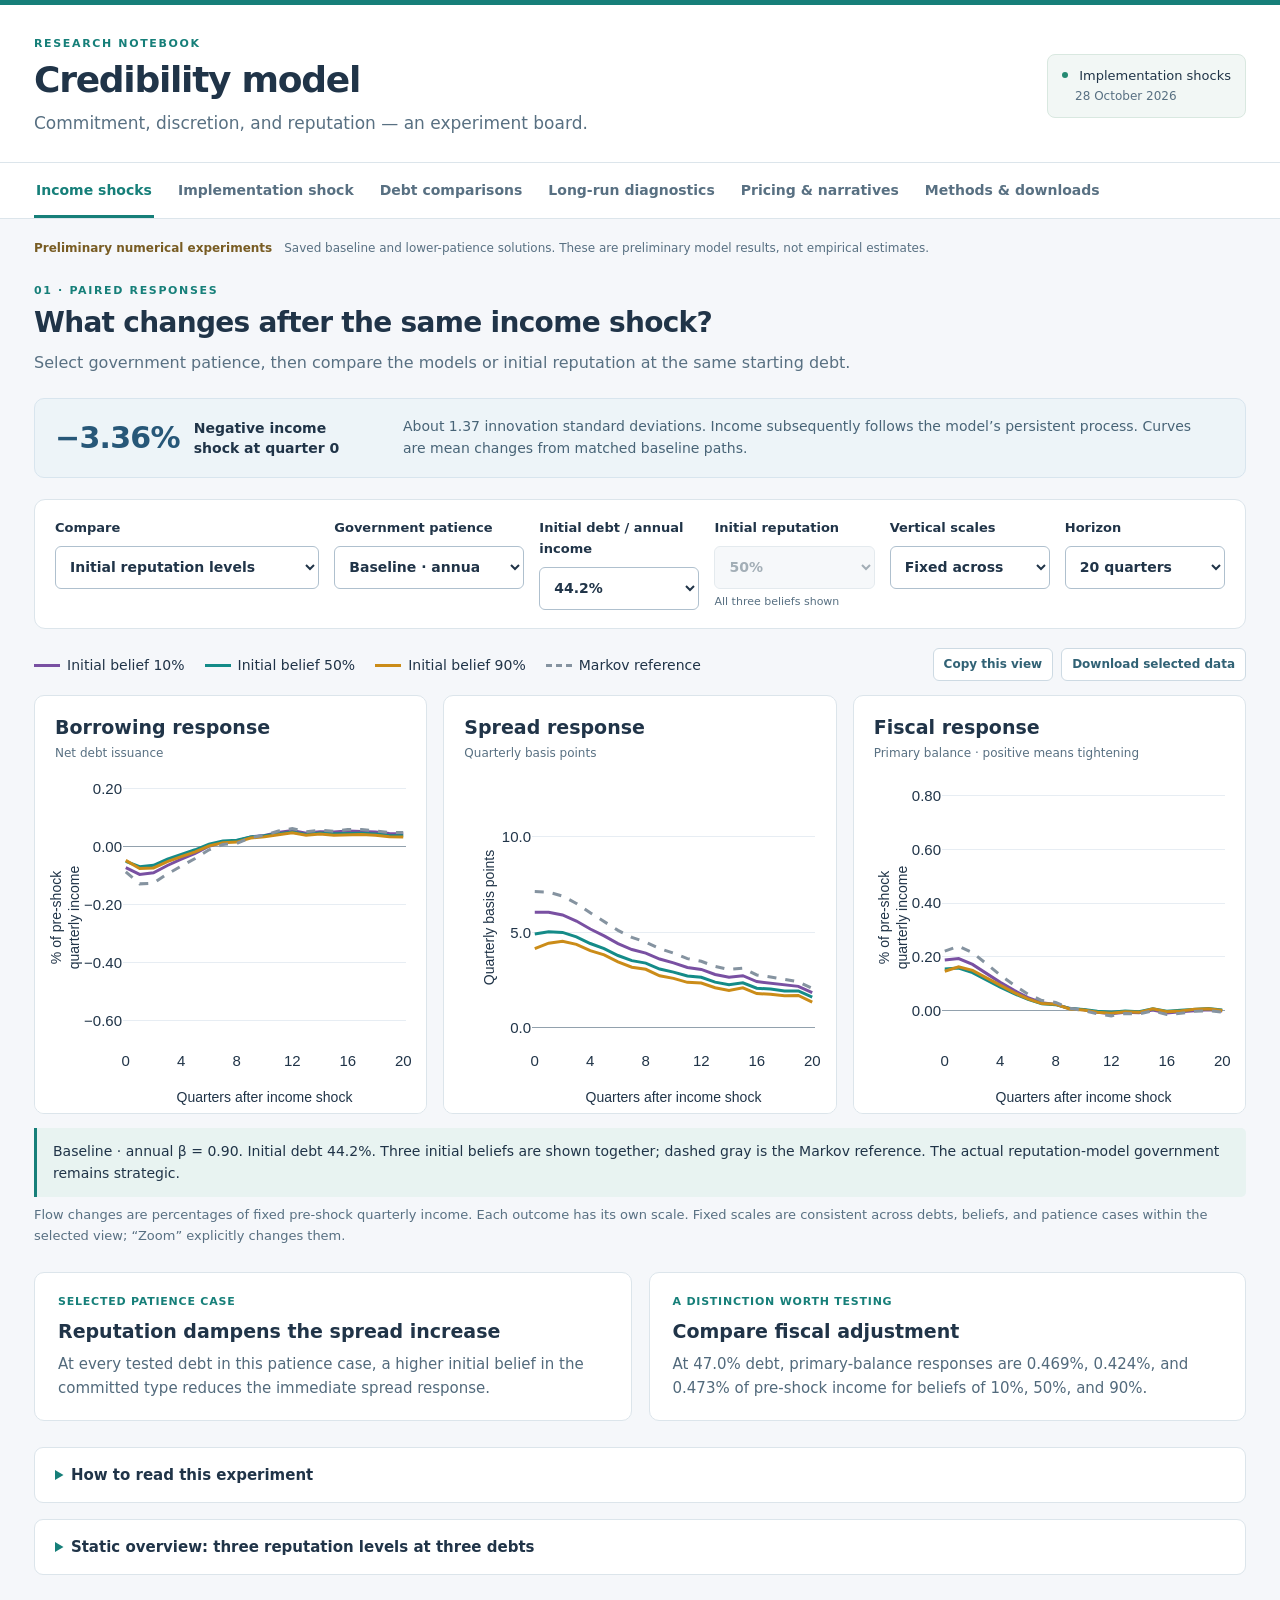
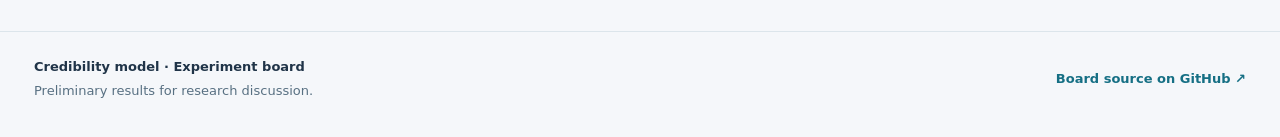
<file: index.html>
<!doctype html>
<html lang="en">
<head>
  <meta charset="utf-8">
  <meta name="viewport" content="width=device-width, initial-scale=1">
  <meta name="description" content="A research board comparing Ramsey commitment, Markov discretion, and reputation in a sovereign debt model.">
  <title>Credibility model · Experiment board</title>
  <link rel="stylesheet" href="assets/board.css">
  <script defer src="assets/plotly.min.js"></script>
  <script defer src="assets/implementation.js"></script>
  <script defer src="assets/board.js"></script>
</head>
<body>
  <a class="skip-link" href="#content">Skip to experiments</a>
  <header class="masthead">
    <div class="masthead-inner">
      <div><p class="eyebrow">RESEARCH NOTEBOOK</p><h1>Credibility model</h1><p class="lead">Commitment, discretion, and reputation — an experiment board.</p></div>
      <div class="version"><span class="status-dot"></span> Implementation shocks <span class="version-date" id="updated-date">28 October 2026</span></div>
    </div>
  </header>
  <nav class="section-nav" aria-label="Experiments">
    <div class="nav-inner" role="tablist" aria-label="Experiment sections">
      <button id="tab-shocks" role="tab" aria-controls="shocks" aria-selected="true" data-section="shocks">Income shocks</button>
      <button id="tab-implementation" role="tab" aria-controls="implementation" aria-selected="false" data-section="implementation">Implementation shock</button>
      <button id="tab-debt" role="tab" aria-controls="debt-section" aria-selected="false" data-section="debt">Debt comparisons</button>
      <button id="tab-longrun" role="tab" aria-controls="longrun" aria-selected="false" data-section="longrun">Long-run diagnostics</button>
      <button id="tab-pricing" role="tab" aria-controls="pricing" aria-selected="false" data-section="pricing">Pricing &amp; narratives</button>
      <button id="tab-methods" role="tab" aria-controls="methods" aria-selected="false" data-section="methods">Methods &amp; downloads</button>
    </div>
  </nav>
  <main id="content">
    <div class="research-label"><span>Preliminary numerical experiments</span><p>Saved baseline and lower-patience solutions. These are preliminary model results, not empirical estimates.</p></div>
    <div id="load-error" class="error" role="alert" hidden>The data could not be loaded. Please reload the page.</div>

    <section id="shocks" class="board-section" role="tabpanel" aria-labelledby="tab-shocks">
      <div class="section-heading"><div><p class="eyebrow">01 · PAIRED RESPONSES</p><h2>What changes after the same income shock?</h2><p>Select government patience, then compare the models or initial reputation at the same starting debt.</p></div></div>
      <div class="shock-banner"><div><strong>−3.36%</strong><span>Negative income shock at quarter 0</span></div><p>About 1.37 innovation standard deviations. Income subsequently follows the model’s persistent process. Curves are mean changes from matched baseline paths.</p></div>
      <div class="controls" aria-label="Income shock controls">
        <label for="view">Compare<select id="view"><option value="reputation">Initial reputation levels</option><option value="models">Ramsey, Markov &amp; reputation</option></select></label>
        <label for="patience">Government patience<select id="patience" disabled><option>Loading…</option></select></label>
        <label for="debt">Initial debt / annual income<select id="debt" disabled><option>Loading…</option></select></label>
        <label for="prior" id="prior-label">Initial reputation<select id="prior" disabled><option value="10">10%</option><option value="50" selected>50%</option><option value="90">90%</option></select><span class="control-help" id="prior-help">All three beliefs shown</span></label>
        <label for="scale">Vertical scales<select id="scale"><option value="fixed">Fixed across cases</option><option value="zoom">Zoom to selected curves</option></select></label>
        <label for="horizon">Horizon<select id="horizon"><option value="20">20 quarters</option><option value="40">40 quarters</option></select></label>
      </div>
      <div class="chart-toolbar"><div class="legend" id="legend" aria-label="Chart legend"></div><div class="chart-actions"><button id="share-view" class="quiet-button" disabled>Copy this view</button><button id="download-selection" class="quiet-button" disabled>Download selected data</button></div></div>
      <div class="charts" aria-busy="true" id="chart-grid">
        <article class="chart-panel"><h3>Borrowing response</h3><p>Net debt issuance</p><div id="borrowing" class="plot" role="img" aria-label="Borrowing responses to the negative income shock"></div></article>
        <article class="chart-panel"><h3>Spread response</h3><p>Quarterly basis points</p><div id="spread" class="plot" role="img" aria-label="Spread responses to the negative income shock"></div></article>
        <article class="chart-panel"><h3>Fiscal response</h3><p>Primary balance · positive means tightening</p><div id="fiscal" class="plot" role="img" aria-label="Primary balance responses to the negative income shock"></div></article>
      </div>
      <p id="selection-summary" class="selection-summary" aria-live="polite">Loading saved responses…</p>
      <p class="units-note">Flow changes are percentages of fixed pre-shock quarterly income. Each outcome has its own scale. Fixed scales are consistent across debts, beliefs, and patience cases within the selected view; “Zoom” explicitly changes them.</p>
      <div class="insight-grid">
        <article class="insight"><span class="small-label">Selected patience case</span><h3 id="spread-insight-title">Reputation and the spread response</h3><p id="spread-insight-text">Loading the selected patience case…</p></article>
        <article class="insight"><span class="small-label">A distinction worth testing</span><h3>Compare fiscal adjustment</h3><p id="fiscal-insight-text">Loading the selected patience case…</p></article>
      </div>
      <details class="method-box"><summary>How to read this experiment</summary><div class="details-content"><p>Initial reputation is the perceived probability of the committed type. The simulated government stays strategic in the reputation model; beliefs update after quarter 0. Changing this belief does not change the government’s actual type.</p><p>Each case uses 2,000 paired paths and common future income draws. The baseline uses annual β = 0.90; the lower-patience case uses annual β = 0.85, with equilibrium policies and prices solved again. All other primitives and the committed rule stay fixed. Controls select saved simulations without interpolating between debts or beliefs. The primary resource balance is <em>y − c</em>; the model has no separate tax and government-spending instruments.</p><p>Ramsey preserves inherited commitments and has no implementation noise. Markov and reputation include implementation noise. Ramsey averages over debt-specific promise histories, so debt comparisons do not hold its entire state fixed. <span id="ramsey-history-note">Its lowest-debt pool has 78 histories; spread means retain rare tails.</span></p></div></details>
      <details class="figure-box" id="reputation-figure"><summary>Static overview: three reputation levels at three debts</summary><a href="assets/figures/reputation_by_initial_debt.png" target="_blank" rel="noopener"><img src="assets/figures/reputation_by_initial_debt.png" alt="Nine panels compare initial reputation beliefs of 10, 50, and 90 percent at three starting debts." loading="lazy"></a></details>
    </section>

    <section id="implementation" class="board-section" role="tabpanel" aria-labelledby="tab-implementation" hidden>
      <div class="section-heading"><div><p class="eyebrow">02 · LEARNING FROM IMPLEMENTATION</p><h2>How does a borrowing miss change credibility?</h2><p>A one-time surprise in realized borrowing, with the fiscal rule unchanged. Compare the resulting belief revisions and policy responses across patience levels.</p></div></div>
      <div class="shock-banner"><div><strong id="implementation-size">+0.05</strong><span id="implementation-shock-label">Borrowing overshoot at quarter 0</span></div><p id="implementation-design">Loading the saved experiment…</p></div>
      <div class="controls" aria-label="Implementation shock controls">
        <label for="implementation-arm">Implementation surprise<select id="implementation-arm"><option value="positive">Borrowing overshoot (+0.05)</option><option value="negative">Borrowing undershoot (−0.05)</option></select></label>
        <label for="implementation-patience">Government patience<select id="implementation-patience"><option value="both">Compare both patience cases</option><option value="baseline">Baseline · annual β 0.90</option><option value="lower">Lower patience · annual β 0.85</option></select></label>
        <label for="implementation-scale">Vertical scales<select id="implementation-scale"><option value="fixed">Fixed across patience cases</option><option value="zoom">Zoom to selected curves</option></select></label>
        <label for="implementation-horizon">Horizon<select id="implementation-horizon"><option value="20">20 quarters</option><option value="40" selected>40 quarters</option></select></label>
      </div>
      <div class="chart-toolbar"><div class="legend" id="implementation-legend" aria-label="Implementation chart legend"></div><div class="chart-actions"><button id="implementation-share" class="quiet-button" disabled>Copy this view</button><button id="implementation-download" class="quiet-button" disabled>Download selected data</button></div></div>
      <div class="charts implementation-charts" id="implementation-grid" aria-busy="true">
        <article class="chart-panel"><h3>Credibility response</h3><p>Posterior committed probability · percentage points</p><div id="implementation-belief" class="plot" role="img" aria-label="Credibility response after observing borrowing"></div></article>
        <article class="chart-panel"><h3>Spread response</h3><p>Quarterly basis points</p><div id="implementation-spread" class="plot" role="img" aria-label="Spread response to the implementation surprise"></div></article>
        <article class="chart-panel"><h3>Borrowing response</h3><p>Net debt issuance</p><div id="implementation-borrowing" class="plot" role="img" aria-label="Net borrowing response to the implementation surprise"></div></article>
        <article class="chart-panel"><h3>Fiscal response</h3><p>Primary balance · positive means tightening</p><div id="implementation-fiscal" class="plot" role="img" aria-label="Primary balance response to the implementation surprise"></div></article>
      </div>
      <p id="implementation-summary" class="selection-summary" aria-live="polite">Loading saved responses…</p>
      <p class="units-note">Responses are differences from zero implementation noise at quarter 0. The actual government remains strategic in these paths. Credibility is measured after observing each quarter’s borrowing; flow responses use fixed reference quarterly income. Hover for paired Monte Carlo standard errors.</p>
      <div class="insight-grid"><article class="insight"><span class="small-label">Dynamic credibility</span><h3>Temporary noise, persistent consequences</h3><p>The implementation shock is independent over time. Persistence comes from the resulting debt, beliefs, and policy choices. Investors observe borrowing, not its decomposition into intended policy and noise.</p></article><article class="insight"><span class="small-label">Intended policy</span><h3 id="implementation-policy-title">How does the government respond?</h3><p id="implementation-policy">Loading the selected experiment…</p></article></div>
      <div class="table-card"><h3>What accounts for the immediate spread response?</h3><p>Change debt first at the zero-shock posterior, then change beliefs at the new debt. This is order-dependent accounting using the saved price function.</p><div class="table-scroll"><table><thead><tr><th scope="col">Patience case</th><th scope="col">Credibility<br><span>zero noise → selected shock</span></th><th scope="col">Debt component<br><span>quarterly bp</span></th><th scope="col">Belief component<br><span>quarterly bp</span></th><th scope="col">Total spread change<br><span>quarterly bp</span></th></tr></thead><tbody id="implementation-impact-table"></tbody></table></div></div>
      <div class="section-heading"><div><p class="eyebrow">PREDICTIVE COUNTERPART</p><h2>Does the observation predict later rule misses?</h2><p>Investors forecast both permanent government types, weighted by the posterior after observing borrowing. These forecasts include the change in inherited debt as well as learning about type.</p></div></div>
      <div class="controls predictive-controls"><label for="implementation-tolerance">Illustrative excess threshold<select id="implementation-tolerance"><option value="0.025">0.025 debt units</option><option value="0.05" selected>0.05 debt units</option><option value="0.1">0.10 debt units</option></select></label></div>
      <div class="table-card"><h3>Probability of at least one future borrowing excess</h3><p id="implementation-predictive-definition">Loading the predictive event definition…</p><div class="table-scroll"><table><thead><tr><th scope="col">Patience case / window</th><th scope="col">After zero noise</th><th scope="col">After selected shock</th><th scope="col">Change<br><span>percentage points</span></th><th scope="col">Monte Carlo SE<br><span>of the change, pp</span></th></tr></thead><tbody id="implementation-predictive-table"></tbody></table></div></div>
      <p class="units-note">These are posterior predictive probabilities. A rule exceedance is an illustrative measurement event; the model has no literal plan-abandonment decision. Quarter 0 is excluded. Predictive simulations use 2,000 paths per permanent type over the next four quarters.</p>
      <div class="method-grid"><article class="method-card"><h3>1 · Downgrade and later delivery</h3><p>The table gives a counterpart based on observed implementation. A downgrade before any fiscal deterioration would require an additional public information signal in the model.</p></article><article class="method-card"><h3>2 · News and repricing</h3><p>The rule stays fixed, while observed borrowing changes debt and credibility together. The decomposition separates their accounting contributions; it is not an independently identified information shock.</p></article><article class="method-card"><h3>3 · Credibility as a buffer</h3><p>The <a href="#shocks">income-shock experiment</a> compares the same adverse income shock across initial credibility levels while beliefs evolve.</p></article></div>
      <details class="method-box"><summary>Experiment design and numerical checks</summary><div class="details-content"><p>Initial debt is 44.1634% of annual income, income is at node 11, and prior credibility is 50%. The strategic government chooses its intended borrowing before the quarter-0 implementation shock. Realized borrowing equals that target plus 0, +0.05, or −0.05. Zero noise can itself convey news, so its posterior need not equal the 50% prior.</p><p>The response paths use 2,000 matched draws over quarters 0–40, shared across arms and patience cases. The baseline annual discount factor is 0.90; lower patience is 0.85. These experiments evaluate previously solved policies and prices without solving a new equilibrium. Both use the same committed rule and other primitives.</p><p>Response paths clamp updated beliefs to the saved belief grid. Predictive forecasts carry raw Bayesian beliefs and clamp policy lookups; no boundary visits occur in their four-quarter window. No debt-grid excursions occur in either experiment. Native-simulator discrepancies are zero and maximum budget errors are below 10<sup>−15</sup>. The downloadable checks report belief-clamp counts. Monte Carlo errors exclude parameter and equilibrium-approximation uncertainty.</p></div></details>
      <details class="figure-box"><summary>Static overview: positive borrowing overshoot, both patience cases</summary><a href="assets/figures/implementation_shock_paths.png" target="_blank" rel="noopener"><img src="assets/figures/implementation_shock_paths.png" alt="Four panels show credibility, spreads, borrowing and primary balance after a positive borrowing overshoot under both patience cases." loading="lazy"></a></details>
      <p class="implementation-downloads"><a href="downloads/implementation_shock_paths.pdf" download>Download overview PDF</a> · <a href="data/implementation_shock_responses.csv" download>All response paths (CSV)</a> · <a href="data/implementation_shock_predictive_adherence.csv" download>Predictive forecasts (CSV)</a> · <a href="#methods">All data and checks</a></p>
    </section>

    <section id="debt-section" class="board-section" role="tabpanel" aria-labelledby="tab-debt" hidden>
      <div class="section-heading"><div><p class="eyebrow">03 · STATE DEPENDENCE</p><h2>How does starting debt change the response?</h2><p>Five shared starting debt levels: 41.9%, 43.0%, 44.2%, 45.8%, and 47.0% of annual income.</p></div></div>
      <div class="controls debt-controls"><label for="debt-patience">Government patience<select id="debt-patience" disabled><option>Loading…</option></select></label></div>
      <p id="debt-case-note" class="selection-summary">Loading the selected patience case…</p>
      <p id="debt-figures-pending" class="units-note" hidden>Static figures are not included for this case. The Income shocks tab contains its response charts at all five debts.</p>
      <div class="insight-grid" id="baseline-debt-insights"><article class="insight"><span class="small-label">Markov and reputation</span><h3>Higher debt amplifies the impact response</h3><p>At 50% initial reputation, higher debt brings a larger initial spread increase, less borrowing, and stronger fiscal tightening across the tested states.</p></article><article class="insight"><span class="small-label">Ramsey</span><h3>The pattern is irregular</h3><p>At 43.0% debt, 97.9% of sampled histories have no immediate issuance change. At 45.8%, initial tightening exceeds that at 47.0%. The economic or numerical cause remains unresolved.</p></article></div>
      <figure class="wide-figure" id="debt-paths-figure"><a href="assets/figures/income_shock_by_initial_debt.png" target="_blank" rel="noopener"><img src="assets/figures/income_shock_by_initial_debt.png" alt="Borrowing, spread and primary balance responses for five initial debts, with one column per model." loading="lazy"></a><figcaption>Same negative 3.36% income shock. Columns identify models; colors identify initial debt. Reputation starts at 50%.</figcaption></figure>
      <details class="figure-box" id="debt-impact-figure"><summary>Compare the immediate responses directly</summary><a href="assets/figures/income_shock_impact_by_debt.png" target="_blank" rel="noopener"><img src="assets/figures/income_shock_impact_by_debt.png" alt="Impact responses plotted against the five simulated initial debt levels." loading="lazy"></a></details>
      <details class="figure-box" id="fiscal-detail-figure"><summary>Cash financing and consumption</summary><a href="assets/figures/income_shock_fiscal_detail.png" target="_blank" rel="noopener"><img src="assets/figures/income_shock_fiscal_detail.png" alt="Cash financing and consumption responses at three initial debt levels." loading="lazy"></a></details>
      <p class="units-note">Debt changes also change the distribution of inherited Ramsey promises. Exact debt conditioning and the solution grid may matter; the figures do not establish a general monotonicity result.</p>
    </section>

    <section id="longrun" class="board-section" role="tabpanel" aria-labelledby="tab-longrun" hidden>
      <div class="section-heading"><div><p class="eyebrow">04 · SUPPORT &amp; CONVERGENCE</p><h2>Where do the simulated economies spend their time?</h2><p>Baseline annual β = 0.90. Long-run diagnostics from different starting debts, incomes, and beliefs.</p></div></div>
      <div class="callout"><strong>Common central debt range: about 40.0–47.7%</strong><p>This is the overlap of the central 90% marginal debt ranges across Ramsey, Markov, and both permanent reputation types.</p></div>
      <div class="table-card"><h3>Long-run numerical means</h3><p>Selected reference starts; final 2,000 of 4,000 quarters across 32 paths.</p><div class="table-scroll"><table><thead><tr><th scope="col">Model / permanent type</th><th scope="col">Mean debt<br><span>% annual income</span></th><th scope="col">Mean spread<br><span>quarterly bp</span></th><th scope="col">Central 90% debt range<br><span>% annual income</span></th></tr></thead><tbody id="longrun-table"></tbody></table></div></div>
      <figure class="wide-figure"><a href="assets/figures/long_run_support_and_conditional_spreads.png" target="_blank" rel="noopener"><img src="assets/figures/long_run_support_and_conditional_spreads.png" alt="Long-run debt distributions and spreads conditional on debt and middle income." loading="lazy"></a><figcaption>The strategic reputation case approaches Markov as its type is learned. The committed-type case remains distinct.</figcaption></figure>
      <details class="method-box"><summary>What convergence does—and does not—establish</summary><div class="details-content"><p>Under common draws, tested initial conditions numerically converge within each regime and permanent type. This is evidence of forgetting the tested starting conditions. It is not a proof of ergodicity, uniqueness, or common support of the full state vector.</p><p>The shock experiment’s 10%, 50%, and 90% initial reputation beliefs describe learning transitions. They are not the strategic government’s asymptotic posterior.</p></div></details>
      <details class="figure-box"><summary>Earlier transition experiment: 500 paired paths</summary><a href="assets/figures/transition_comparison.png" target="_blank" rel="noopener"><img src="assets/figures/transition_comparison.png" alt="Finite-horizon model trajectories and learning paths for different government types." loading="lazy"></a></details>
    </section>

    <section id="pricing" class="board-section" role="tabpanel" aria-labelledby="tab-pricing" hidden>
      <div class="section-heading"><div><p class="eyebrow">05 · TOWARD MEASUREMENT</p><h2>Connect model states to observable behavior</h2><p>Baseline annual β = 0.90. State-contingent pricing and an illustrative bridge between type beliefs and delivery.</p></div></div>
      <div class="insight-grid"><article class="insight"><span class="small-label">Prices at a given state</span><h3>Beliefs affect expected spreads</h3><p>At median income and roughly 45% debt, expected strategic-reputation spreads are 28.25, 18.84, and 12.10 quarterly basis points at beliefs of 10%, 50%, and 90%.</p></article><article class="insight"><span class="small-label">Narrative measurement</span><h3>A type belief is not a delivery probability</h3><p>Observable adherence also depends on the policy rule, incentives, state, and implementation noise. No mapping to observed narrative categories has yet been estimated.</p></article></div>
      <figure class="wide-figure"><a href="assets/figures/state_and_measurement_implications.png" target="_blank" rel="noopener"><img src="assets/figures/state_and_measurement_implications.png" alt="Expected spreads by debt at three reputation beliefs and an illustrative comparison of beliefs with delivery probabilities." loading="lazy"></a><figcaption>The delivery band is illustrative. This is a measurement-design exercise, not a fitted narrative credibility index.</figcaption></figure>
      <details class="method-box"><summary>Scope of the pricing result</summary><div class="details-content"><p>The result concerns confidence in the model’s particular committed rule. It is not a universal statement that credibility always lowers spreads. A reversal at 65% debt appears in the state exercise, but that debt level is a rare stress-state counterfactual outside the central range used here.</p></div></details>
    </section>

    <section id="methods" class="board-section" role="tabpanel" aria-labelledby="tab-methods" hidden>
      <div class="section-heading"><div><p class="eyebrow">06 · REPRODUCIBILITY</p><h2>Methods, figures, and data</h2><p>Inspect the experiment definitions and download the outputs behind the board.</p></div></div>
      <div class="method-grid"><article class="method-card"><h3>What changes</h3><p>Income-shock, implementation-shock, and debt charts compare annual discount factors of 0.90 and 0.85. The lower-patience equilibria are solved again, with all other primitives and the committed rule fixed. Long-run, pricing, and slide results retain the baseline.</p></article><article class="method-card"><h3>What is checked</h3><p>Paired accounting identities, equivalence with native simulation paths, Ramsey price promises, and independent reconstruction of impact statistics.</p></article><article class="method-card"><h3>What is uncertain</h3><p>Numerical approximation, rare Ramsey tails, and history-pool sampling. Monte Carlo standard errors exclude parameter and empirical uncertainty.</p></article></div>
      <details class="method-box" open><summary>Definitions and comparability</summary><div class="details-content"><p><strong>Borrowing:</strong> net face issuance, <em>b′ − (1 − δ)b</em>. <strong>Cash financing:</strong> <em>q[b′ − (1 − δ)b]</em>. <strong>Primary resource balance:</strong> <em>y − c</em>. The latter is the fiscal adjustment measure; tax and spending instruments are not separate model choices.</p><p><strong>Units:</strong> debt is scaled by annual income; response flows use fixed pre-shock quarterly income; diagnostic spreads use quarterly basis points. The original slide simulation series uses different spread units and should not be read as these diagnostic basis points.</p><p><strong>Cross-model comparison:</strong> Ramsey has inherited commitment promises and no implementation noise. Markov and reputation include implementation noise. The experiment compares the supplied models rather than isolating commitment while holding every other model feature fixed.</p><p><strong>Income shock:</strong> the middle income node is replaced at impact by the adjacent lower node, a 3.36056% decline (1.367 innovation standard deviations in logs). Future paths use the original discrete transition matrix and coupled draws.</p></div></details>
      <details class="method-box"><summary>Baseline parameterization and patience change</summary><div class="details-content"><p>The model period is a quarter. The table describes the baseline solution. Lower patience changes only β from 0.90<sup>1/4</sup> ≈ 0.974004 to 0.85<sup>1/4</sup> ≈ 0.960185. The lower-patience metadata download records the new solution and checks.</p><div class="table-scroll"><table class="parameter-table"><thead><tr><th scope="col">Parameter</th><th scope="col">Value</th></tr></thead><tbody id="parameters-table"></tbody></table></div><p id="committed-rule"></p></div></details>
      <div class="downloads-heading"><h3>Download the experiments</h3><p>CSV for analysis, PDF/PNG for discussion, and notes for assumptions and checks. <a href="downloads/experiment-data.zip" download>Download the data bundle (ZIP)</a>.</p></div><div id="downloads" class="download-groups"></div>
      <details class="method-box"><summary>Slide replication and source version</summary><div class="details-content"><p>All nine figure PDFs and two table fragments were reproduced from the supplied baseline solution (annual β = 0.90). Original scatter sampling was unavailable, so the replacement is seeded. The original figures named <em>zeta</em> plot <em>1 − ζ</em> while retaining the source label.</p><dl class="source-meta"><dt>Julia version</dt><dd id="julia-version">1.13.3</dd><dt>Baseline solution SHA-256</dt><dd><code id="solution-hash"></code></dd></dl></div></details>
    </section>
  </main>
  <footer><div><strong>Credibility model · Experiment board</strong><p>Preliminary results for research discussion.</p></div><a href="https://github.com/aperaltaalva/credibility-experiments" target="_blank" rel="noopener">Board source on GitHub <span aria-hidden="true">↗</span></a></footer>
  <div id="toast" role="status" aria-live="polite"></div>
</body>
</html>
</file>
<file: assets/board.css>
:root{--ink:#203448;--muted:#587082;--line:#dce5eb;--paper:#fff;--bg:#f5f7fa;--accent:#167f79;--soft:#e8f3f1}
*{box-sizing:border-box}html{scroll-behavior:smooth}body{margin:0;background:var(--bg);color:var(--ink);font:16px/1.6 system-ui,-apple-system,BlinkMacSystemFont,"Segoe UI",sans-serif}button,select{font:inherit}a{color:#156f84;text-underline-offset:3px}button,a,select,summary{touch-action:manipulation}button:focus-visible,a:focus-visible,select:focus-visible,summary:focus-visible{outline:3px solid #e2aa35;outline-offset:4px}[hidden]{display:none!important}.skip-link{position:absolute;top:-60px;left:20px;background:#fff;padding:10px;z-index:10}.skip-link:focus{top:10px}
.masthead{background:#fff;border-top:5px solid var(--accent);border-bottom:1px solid var(--line)}.masthead-inner{max-width:1540px;margin:auto;padding:30px 34px 25px;display:flex;justify-content:space-between;gap:25px;align-items:center}.eyebrow{font-size:11px;font-weight:750;letter-spacing:.15em;color:var(--accent);margin:0 0 6px}h1{font-size:36px;line-height:1.15;letter-spacing:-.035em;margin:0 0 10px}h2{font-size:28px;line-height:1.25;letter-spacing:-.025em;margin:0 0 10px}h3{font-size:19px;line-height:1.4;margin:0 0 8px}p{margin:0 0 14px}.lead{font-size:17px;color:var(--muted);margin:0}.version{font-size:13px;white-space:nowrap;background:#f2f7f5;border:1px solid #d9e8e0;border-radius:8px;padding:11px 14px}.version-date{display:block;margin-left:13px;color:var(--muted);font-size:12px}.status-dot{display:inline-block;background:#258a72;width:6px;height:6px;border-radius:50%;margin-right:7px;vertical-align:2px}
.section-nav{position:sticky;top:0;z-index:5;background:rgba(255,255,255,.97);border-bottom:1px solid var(--line)}.nav-inner{max-width:1540px;margin:auto;padding:0 34px;display:flex;gap:22px;overflow:auto}.nav-inner button{border:0;border-bottom:3px solid transparent;background:none;padding:16px 2px 13px;color:var(--muted);white-space:nowrap;font-weight:600;font-size:14px;cursor:pointer}.nav-inner button[aria-selected=true]{color:var(--accent);border-bottom-color:var(--accent)}.nav-inner button:hover{color:var(--ink)}main{max-width:1540px;margin:auto;padding:20px 34px 56px}.research-label{display:flex;gap:12px;align-items:baseline;font-size:12px;margin-bottom:24px;color:var(--muted)}.research-label span{font-weight:700;color:#785c23;white-space:nowrap}.research-label p{margin:0}.section-heading{display:flex;justify-content:space-between;gap:25px;margin:0 0 22px}.section-heading p:last-child{color:var(--muted);margin:0;max-width:900px}.shock-banner{display:flex;align-items:center;gap:28px;background:#edf4f8;border:1px solid #d8e5ee;border-radius:10px;padding:15px 20px;margin-bottom:21px}.shock-banner>div{display:flex;align-items:center;gap:14px;min-width:320px}.shock-banner strong{font-size:30px;letter-spacing:-.025em;font-variant-numeric:tabular-nums;white-space:nowrap;color:#275778}.shock-banner span{font-size:14px;line-height:1.45;font-weight:650;max-width:160px}.shock-banner p{font-size:14px;color:#486477;line-height:1.55;margin:0;max-width:790px}
.controls{display:flex;gap:15px;align-items:flex-start;flex-wrap:wrap;border:1px solid var(--line);border-radius:11px;padding:18px 20px;background:#fff}.controls label{display:block;font-size:13px;font-weight:650;flex:1;min-width:145px}.controls label:first-child{flex:1.65;min-width:225px}.controls label:nth-child(2){min-width:190px}.controls select{display:block;width:100%;min-height:43px;margin-top:7px;padding:8px 28px 8px 10px;border:1px solid #afc0ce;border-radius:6px;color:var(--ink);background:#fff;font-size:14px;cursor:pointer}.controls select:disabled{background:#f3f6f8;color:#7c8c98;border-color:#dae2e8;cursor:default}.control-help{display:block;font-size:11px;color:var(--muted);font-weight:400;margin-top:4px}.chart-toolbar{display:flex;align-items:center;justify-content:space-between;gap:18px;flex-wrap:wrap;margin:18px 0 13px;min-height:35px}.legend{display:flex;gap:20px;flex-wrap:wrap;font-size:14px}.legend span{white-space:nowrap}.swatch{display:inline-block;width:26px;border-top:3px solid;vertical-align:middle;margin-right:7px}.chart-actions{display:flex;gap:8px;flex-wrap:wrap}.quiet-button{color:#316275;font-size:12px;font-weight:600;background:#fff;border:1px solid #cddae3;border-radius:6px;padding:6px 10px;cursor:pointer}.quiet-button:hover{background:#ecf3f7}.quiet-button:disabled{opacity:.45;cursor:default}.charts{display:grid;grid-template-columns:repeat(3,minmax(0,1fr));gap:16px}.chart-panel{background:#fff;border:1px solid var(--line);border-radius:10px;overflow:hidden;min-width:0}.chart-panel h3{margin:18px 20px 0;font-size:19px}.chart-panel>p{color:var(--muted);font-size:12px;line-height:1.4;margin:4px 20px 0;min-height:18px}.plot{width:100%;height:350px}.selection-summary{margin:14px 0 8px;padding:12px 16px;background:var(--soft);border-left:3px solid var(--accent);border-radius:0 5px 5px 0;font-size:14px}.units-note{font-size:13px;color:var(--muted);line-height:1.6;margin:0 0 24px}
.insight-grid{display:grid;grid-template-columns:1fr 1fr;gap:17px;margin:26px 0}.insight{padding:20px 23px;background:#fff;border:1px solid var(--line);border-radius:10px}.small-label{display:block;font-size:11px;font-weight:700;text-transform:uppercase;letter-spacing:.07em;color:var(--accent);margin-bottom:7px}.insight p{font-size:15px;color:#526a7c;margin:0}.insight h3{font-size:19px}.method-box,.figure-box{margin-top:16px;background:#fff;border:1px solid var(--line);border-radius:9px;overflow:hidden}summary{font-weight:650;font-size:15px;cursor:pointer;padding:15px 20px}summary::marker{color:var(--accent)}.details-content{padding:0 22px 7px;color:#4f6679;font-size:15px;max-width:1150px}.details-content strong{color:var(--ink)}.wide-figure{background:#fff;border:1px solid var(--line);border-radius:10px;padding:10px;margin:24px 0;overflow:hidden}.wide-figure img,.figure-box img{display:block;width:100%;height:auto}.wide-figure figcaption{font-size:13px;color:var(--muted);padding:8px 13px 5px}.figure-box>a{display:block;padding:0 10px 10px}.callout{background:var(--soft);border:1px solid #d0e4df;border-radius:10px;padding:18px 23px;margin:25px 0}.callout strong{font-size:20px;font-weight:650}.callout p{margin:5px 0 0;font-size:15px;color:#52706f}.table-card{border:1px solid var(--line);border-radius:10px;background:#fff;padding:23px;margin:25px 0}.table-card>p{font-size:14px;color:var(--muted)}.table-scroll{overflow:auto}table{border-collapse:collapse;width:100%;font-variant-numeric:tabular-nums;text-align:right;font-size:15px}th,td{padding:13px 16px;border-bottom:1px solid #e3e9ee}th{background:#f4f7fa;font-weight:650;line-height:1.4;font-size:14px}th span{font-size:12px;font-weight:400;color:var(--muted)}th:first-child,td:first-child{text-align:left}tbody tr:last-child td{border-bottom:0}.method-grid{display:grid;grid-template-columns:repeat(3,1fr);gap:18px;margin:24px 0}.method-card{border-top:3px solid #bed5de;background:white;padding:20px 22px;border-radius:0 0 9px 9px}.method-card p{color:var(--muted);font-size:15px;margin:0}.downloads-heading{margin:32px 0 19px}.downloads-heading h3{font-size:23px}.downloads-heading p{color:var(--muted);font-size:15px}.download-groups{display:grid;grid-template-columns:repeat(2,minmax(0,1fr));gap:18px}.download-group{background:#fff;border:1px solid var(--line);border-radius:10px;padding:20px 22px}.download-group h4{font-size:16px;margin:0 0 12px}.download-group ul{padding:0;margin:0;list-style:none}.download-group li{border-top:1px solid #edf1f4}.download-group a{display:flex;gap:15px;justify-content:space-between;align-items:center;padding:10px 0;font-size:14px;text-decoration:none}.download-group a:hover span:first-child{text-decoration:underline}.file-kind{font-size:10px;font-weight:750;letter-spacing:.06em;color:#6a7f8f;border:1px solid #dce5eb;padding:2px 5px;border-radius:3px;flex-shrink:0}.source-meta{display:grid;grid-template-columns:180px 1fr;gap:12px;font-size:13px}.source-meta dt{font-weight:600}.source-meta dd{margin:0}.source-meta code{word-break:break-all;font-size:12px}.error{background:#fff2ee;border:1px solid #e0a18f;color:#85452f;padding:15px 20px;border-radius:8px;margin:0 0 20px}footer{display:flex;justify-content:space-between;gap:25px;max-width:1540px;margin:auto;border-top:1px solid var(--line);padding:25px 34px 35px;font-size:13px;color:var(--muted)}footer strong{color:var(--ink);font-size:13px}footer p{margin:3px 0 0}footer>a{align-self:center;font-weight:600;text-decoration:none}#toast{position:fixed;bottom:25px;left:50%;transform:translateX(-50%);background:#203448;color:white;border-radius:7px;padding:10px 18px;font-size:14px;z-index:20;box-shadow:0 6px 30px #10253b25;opacity:0;pointer-events:none;transition:opacity .15s}#toast.visible{opacity:1}
@media(min-width:1450px){.plot{height:385px}}@media(max-width:1100px){.masthead-inner{padding:25px 24px}.nav-inner{padding:0 24px;gap:20px}main{padding:20px 24px 45px}.charts{grid-template-columns:1fr;max-width:850px;margin:0 auto}.chart-panel h3{font-size:20px}.chart-panel>p{font-size:13px}.plot{height:350px}.shock-banner{align-items:flex-start}.shock-banner>div{min-width:260px}.controls label{flex:1 1 26%}.controls label:first-child{flex:1 1 43%}.controls label:nth-child(2){flex:1 1 42%}.method-grid{grid-template-columns:1fr}.research-label{display:block}.research-label p{margin-top:2px}.legend{font-size:14px}.chart-toolbar{gap:12px}.source-meta{grid-template-columns:1fr}.source-meta dd{margin-top:-9px}footer{padding:24px}}
@media(max-width:650px){h1{font-size:30px}h2{font-size:25px}.masthead-inner{padding:22px 18px;display:block}.version{display:inline-flex;gap:6px;padding:5px 9px;margin-top:16px;align-items:center;font-size:11px}.version-date{display:inline;margin-left:7px;font-size:11px}.status-dot{margin:0}.lead{font-size:15px}.nav-inner{padding:0 18px;gap:18px}.nav-inner button{font-size:13px;padding:14px 0 11px}main{padding:16px 17px 35px}.research-label{font-size:11px;margin-bottom:22px}.shock-banner{display:block;padding:14px 17px}.shock-banner>div{min-width:0;margin-bottom:9px}.shock-banner strong{font-size:29px}.shock-banner span{max-width:none;font-size:13px}.shock-banner p{font-size:13px}.controls{padding:15px;gap:12px}.controls label,.controls label:first-child,.controls label:nth-child(2){flex:1 1 45%;min-width:130px;font-size:12px}.controls label:first-child{flex-basis:100%}.controls select{font-size:13px}.control-help{font-size:10px}.chart-toolbar{margin-top:17px}.legend{gap:9px 15px;font-size:12px}.swatch{width:19px;margin-right:5px}.chart-actions{gap:7px}.plot{height:335px}.chart-panel h3{font-size:19px}.chart-panel>p{font-size:11px}.insight-grid,.download-groups{grid-template-columns:1fr}.insight{padding:18px 20px}.insight p{font-size:14px}.insight h3{font-size:18px}.selection-summary{font-size:13px}.units-note{font-size:12px}.table-card{padding:17px 10px}.table-card>h3,.table-card>p{padding:0 6px}table{min-width:650px}th,td{padding:12px 13px}.callout{padding:17px}.callout strong{font-size:18px}.callout p{font-size:14px}.wide-figure{padding:3px}.wide-figure figcaption{font-size:12px;padding:7px 10px}.details-content{font-size:14px;padding:0 18px 5px}summary{font-size:14px;padding:14px 17px}footer{padding:23px 18px;display:block}footer>a{display:inline-block;margin-top:15px}}
.parameter-table{max-width:760px;min-width:0;margin-bottom:18px}.parameter-table th,.parameter-table td{padding:9px 14px}
@media(prefers-reduced-motion:reduce){html{scroll-behavior:auto}*{transition:none!important}}

.debt-controls{max-width:420px}.debt-controls label:first-child{min-width:0}
.implementation-charts{grid-template-columns:repeat(2,minmax(0,1fr))}.predictive-controls{max-width:420px}.predictive-controls label:first-child{min-width:0}.implementation-downloads{font-size:14px;margin-top:22px;line-height:2}
@media(max-width:850px){.implementation-charts{grid-template-columns:1fr}}
</file>
